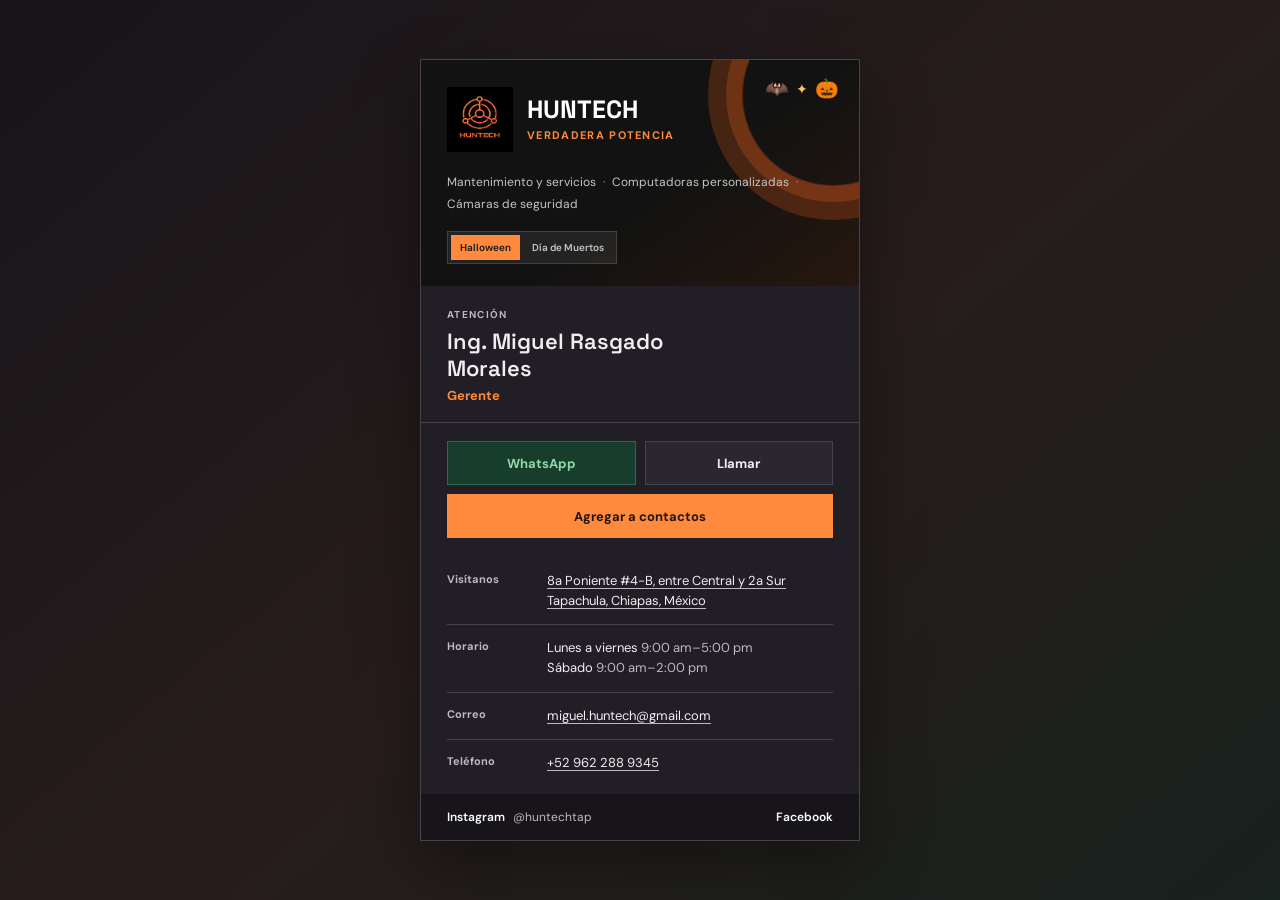
<file: index.html>
<!DOCTYPE html>
<html lang="es" data-season="halloween">
<head>
  <meta charset="UTF-8">
  <meta name="viewport" content="width=device-width, initial-scale=1">
  <meta name="theme-color" content="#111211">
  <meta name="description" content="Huntech en Tapachula, Chiapas. Mantenimiento, computadoras personalizadas y cámaras de seguridad.">
  <title>Huntech | Verdadera potencia</title>
  <link rel="stylesheet" href="css/tarjeta.css">
</head>
<body>
  <main class="contact-card" id="contactCard" data-season="halloween">
    <header class="brand-panel">
      <div class="season-ornament" id="seasonOrnament" aria-hidden="true">🦇 <span>✦</span> 🎃</div>
      <div class="brand-mark">
        <img src="assets/logo-huntech.png" alt="Logo de Huntech">
        <div>
          <p class="brand-name">HUNTECH</p>
          <p class="tagline">Verdadera potencia</p>
        </div>
      </div>
      <p class="services">Mantenimiento y servicios <span>·</span> Computadoras personalizadas <span>·</span> Cámaras de seguridad</p>
      <div class="season-picker" role="group" aria-label="Tema de temporada">
        <button class="season-button" type="button" data-season-choice="halloween" aria-pressed="true">Halloween</button>
        <button class="season-button" type="button" data-season-choice="muertos" aria-pressed="false">Día de Muertos</button>
      </div>
    </header>

    <section class="person" aria-labelledby="person-name">
      <p class="eyebrow">Atención</p>
      <h1 id="person-name">Ing. Miguel Rasgado Morales</h1>
      <p class="role">Gerente</p>
    </section>

    <nav class="actions" aria-label="Contacto">
      <a class="action whatsapp" href="https://wa.me/529622889345" target="_blank" rel="noopener noreferrer">WhatsApp</a>
      <a class="action" href="tel:+529622889345">Llamar</a>
      <a class="action save-contact" href="assets/huntech-contacto.vcf">Agregar a contactos</a>
    </nav>

    <section class="details" aria-label="Información del local">
      <div class="detail-row">
        <span class="detail-label">Visítanos</span>
        <a href="https://maps.app.goo.gl/acUY5u98M3qqSRzF9" target="_blank" rel="noopener noreferrer">8a Poniente #4-B, entre Central y 2a Sur<br>Tapachula, Chiapas, México</a>
      </div>
      <div class="detail-row">
        <span class="detail-label">Horario</span>
        <p>Lunes a viernes <span>9:00 am–5:00 pm</span><br>Sábado <span>9:00 am–2:00 pm</span></p>
      </div>
      <div class="detail-row">
        <span class="detail-label">Correo</span>
        <a href="mailto:miguel.huntech@gmail.com">miguel.huntech@gmail.com</a>
      </div>
      <div class="detail-row phone-row">
        <span class="detail-label">Teléfono</span>
        <a href="tel:+529622889345">+52 962 288 9345</a>
      </div>
    </section>

    <footer class="card-footer">
      <a href="https://instagram.com/huntechtap" target="_blank" rel="noopener noreferrer">Instagram <span>@huntechtap</span></a>
      <a href="https://facebook.com/huntechtap" target="_blank" rel="noopener noreferrer">Facebook</a>
    </footer>

  </main>
  <script src="js/efectos-temporada.js"></script>
</body>
</html>
</file>
<file: css/tarjeta.css>
@import url('https://fonts.googleapis.com/css2?family=DM+Sans:wght@400;500;600;700&family=Space+Grotesk:wght@500;600;700&display=swap');

:root {
  color-scheme: dark;
  --ink: #f3edf2;
  --muted: #c1b6c2;
  --paper: #221e25;
  --surface: #2b2630;
  --surface-hover: #39323d;
  --line: #49414c;
  --accent: #ff8a3d;
  --accent-ink: #21160f;
  --page-background: linear-gradient(140deg, #17151a 0%, #271c1c 52%, #17211d 100%);
  --header-background: linear-gradient(145deg, #111211 55%, #27170f 100%);
  --footer-background: #17151a;
  --whatsapp-background: #173d2d;
  --whatsapp-border: #2f6949;
  --whatsapp-ink: #91d8ac;
  --shadow: 0 24px 60px rgba(0, 0, 0, .36);
  --season: var(--accent);
  --season-glow: rgba(255, 100, 31, .22);
}

:root[data-season="muertos"] {
  color-scheme: light;
  --ink: #3b2038;
  --muted: #755e70;
  --paper: #fff8ed;
  --surface: #fffdf8;
  --surface-hover: #fff0d5;
  --line: #ead8d8;
  --accent: #c63273;
  --accent-ink: #fff;
  --page-background: linear-gradient(145deg, #d9a343 0%, #f3d293 32%, #bf6076 68%, #36746a 100%);
  --header-background: linear-gradient(145deg, #421c3b 45%, #762b51 100%);
  --footer-background: #421c3b;
  --whatsapp-background: #edf7ef;
  --whatsapp-border: #b8d9c5;
  --whatsapp-ink: #176b43;
  --shadow: 0 24px 60px rgba(67, 34, 48, .22);
  --season: #f0a6c0;
  --season-glow: rgba(245, 134, 178, .2);
}

* { box-sizing: border-box; }

body {
  min-height: 100vh;
  margin: 0;
  padding: 36px 18px;
  display: grid;
  place-items: center;
  color: var(--ink);
  background: var(--page-background);
  font-family: 'DM Sans', sans-serif;
  transition: background .4s ease, color .35s ease;
}

a { color: inherit; }

.contact-card {
  width: min(100%, 440px);
  overflow: hidden;
  background: var(--paper);
  border: 1px solid var(--line);
  box-shadow: var(--shadow);
  animation: card-arrive .5s ease both;
  transition: background .35s ease, border-color .35s ease, box-shadow .35s ease;
}

.brand-panel {
  position: relative;
  overflow: hidden;
  padding: 26px 26px 22px;
  color: #fff;
  background: var(--header-background);
  transition: background .35s ease;
}

.brand-panel::after {
  position: absolute;
  top: -56px;
  right: -65px;
  width: 180px;
  height: 180px;
  border: 1px solid var(--season-glow);
  border-radius: 50%;
  box-shadow: 0 0 0 16px var(--season-glow), 0 0 0 34px var(--season-glow);
  content: '';
}

.brand-mark { position: relative; z-index: 1; display: flex; align-items: center; gap: 14px; }
.brand-mark img { display: block; width: 66px; height: 66px; object-fit: contain; }
.brand-name { margin: 0; font: 700 25px/1 'Space Grotesk', sans-serif; }
.tagline { margin: 6px 0 0; color: var(--season); font-size: 11px; font-weight: 700; letter-spacing: .12em; text-transform: uppercase; transition: color .35s ease; }
.services { position: relative; z-index: 1; margin: 20px 0 0; color: #c3c6c3; font-size: 12px; line-height: 1.8; }
.services span { padding: 0 4px; color: var(--season); }

.season-ornament { position: absolute; z-index: 1; top: 16px; right: 20px; display: flex; align-items: center; gap: 7px; font-size: 19px; animation: ornament-drift 4s ease-in-out infinite; }
.season-ornament span { color: #ffc36b; font-size: 14px; animation: sparkle 2.4s ease-in-out infinite; }
.season-picker { position: relative; z-index: 1; display: flex; width: fit-content; gap: 3px; margin-top: 16px; padding: 3px; border: 1px solid rgba(255,255,255,.14); background: rgba(255,255,255,.07); }
.season-button { border: 0; padding: 6px 9px; color: #c3c6c3; background: transparent; font: 600 10px 'DM Sans', sans-serif; cursor: pointer; transition: color .2s ease, background .2s ease; }
.season-button[aria-pressed="true"] { color: #171a19; background: var(--season); }
.season-button:focus-visible { outline: 2px solid #fff; outline-offset: 2px; }

.contact-card[data-season="muertos"] .season-ornament { animation-duration: 6s; }
.contact-card[data-season="muertos"] .season-ornament span { color: #f7bc55; }

.person { padding: 22px 26px 18px; border-bottom: 1px solid var(--line); }
.eyebrow { margin: 0 0 7px; color: var(--muted); font-size: 10px; font-weight: 700; letter-spacing: .13em; text-transform: uppercase; }
h1 { max-width: 20ch; margin: 0; font: 600 22px/1.2 'Space Grotesk', sans-serif; }
.role { margin: 6px 0 0; color: var(--accent); font-size: 13px; font-weight: 700; }

.actions { display: grid; grid-template-columns: 1fr 1fr; gap: 9px; padding: 18px 26px; }
.action { min-height: 44px; display: grid; place-items: center; padding: 10px 12px; border: 1px solid var(--line); background: var(--surface); color: var(--ink); font-size: 13px; font-weight: 700; text-align: center; text-decoration: none; transition: background .2s ease, color .2s ease, border-color .2s ease, transform .18s ease; }
.action:hover { background: var(--surface-hover); transform: translateY(-1px); }
.action.whatsapp { border-color: var(--whatsapp-border); color: var(--whatsapp-ink); background: var(--whatsapp-background); }
.action.whatsapp:hover { filter: brightness(1.08); }
.action.save-contact { grid-column: 1 / -1; border-color: var(--accent); color: var(--accent-ink); background: var(--accent); }
.action.save-contact:hover { filter: brightness(1.08); }

.details { padding: 2px 26px 8px; }
.detail-row { display: grid; grid-template-columns: 88px minmax(0, 1fr); gap: 12px; padding: 13px 0; border-bottom: 1px solid var(--line); font-size: 13px; line-height: 1.55; }
.detail-row:last-child { border-bottom: 0; }
.detail-label { color: var(--muted); font-size: 11px; font-weight: 700; }
.detail-row a { text-decoration-color: var(--muted); text-underline-offset: 3px; overflow-wrap: anywhere; }
.detail-row p { margin: 0; }
.detail-row p span { color: var(--muted); }

.card-footer { display: flex; justify-content: space-between; gap: 16px; padding: 15px 26px; color: #fff; background: var(--footer-background); font-size: 12px; font-weight: 600; transition: background .35s ease; }
.card-footer a { text-decoration: none; }
.card-footer a:hover { color: var(--season); }
.card-footer span { margin-left: 5px; color: #c3b9c2; font-weight: 400; }

@keyframes card-arrive { from { opacity: 0; transform: translateY(12px); } to { opacity: 1; transform: translateY(0); } }
@keyframes ornament-drift { 0%,100% { transform: translateY(0) rotate(-2deg); } 50% { transform: translateY(-5px) rotate(2deg); } }
@keyframes sparkle { 0%,100% { opacity: .55; transform: scale(.85); } 50% { opacity: 1; transform: scale(1.15); } }

@media (max-width: 420px) {
  body { padding: 14px 10px; }
  .brand-panel { padding: 22px 20px 18px; }
  .person { padding: 20px 20px 16px; }
  .actions { padding: 16px 20px; }
  .details { padding-right: 20px; padding-left: 20px; }
  .card-footer { padding-right: 20px; padding-left: 20px; }
  h1 { font-size: 20px; }
  .detail-row { grid-template-columns: 74px minmax(0, 1fr); gap: 8px; }
}

@media (prefers-reduced-motion: reduce) {
  *, *::before, *::after { animation: none !important; transition-duration: .01ms !important; }
}
</file>
